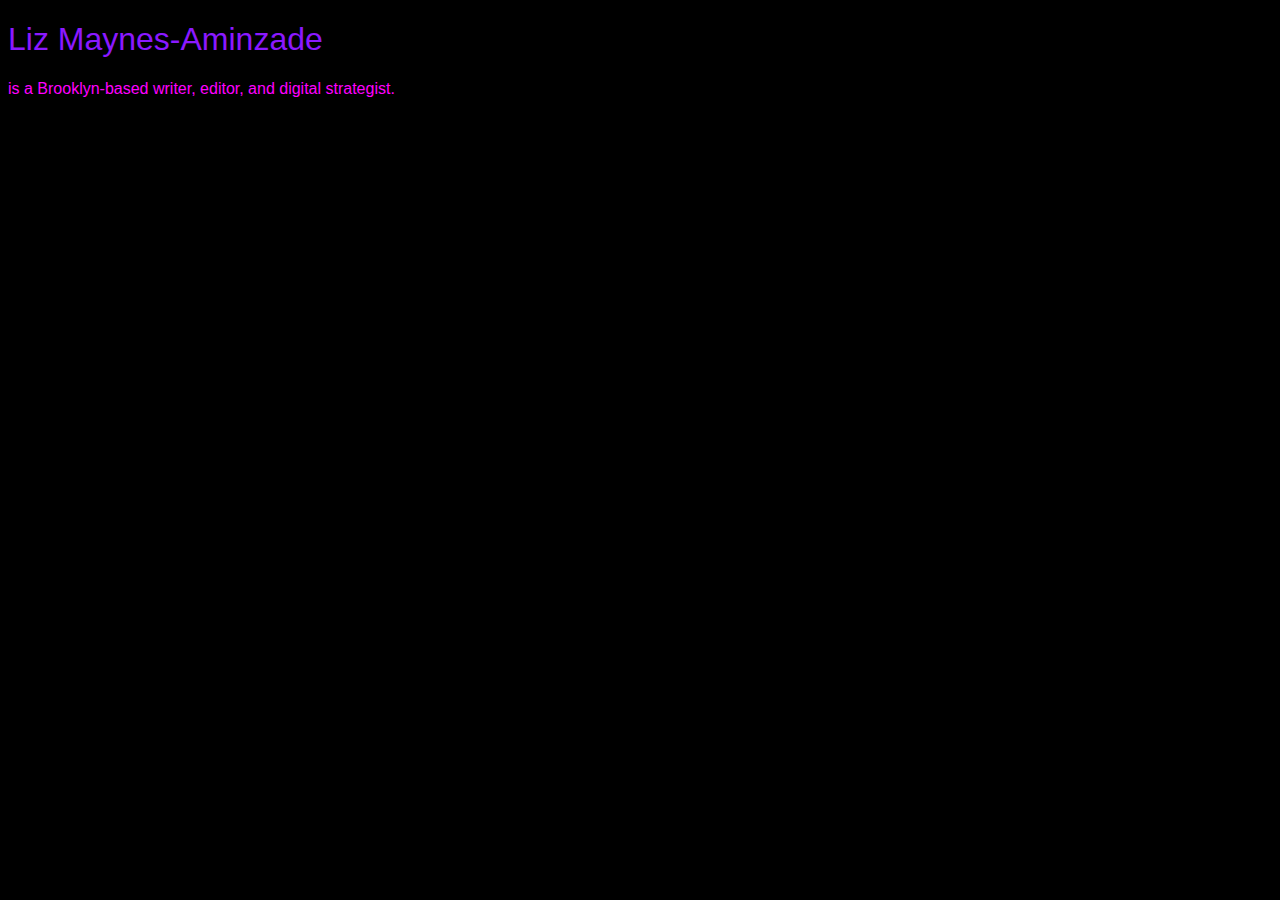
<file: unit_1/index.html>
<!DOCTYPE html>
<html>
<head>
	<title>Liz Maynes-Aminzade</title>
	<link rel="stylesheet" type="text/css" href="css/style.css">
</head>
<body>
	<h1>Liz Maynes-Aminzade</h1>
	<p>is a Brooklyn-based writer, editor, and digital strategist.</p>
</body>
</html>
</file>
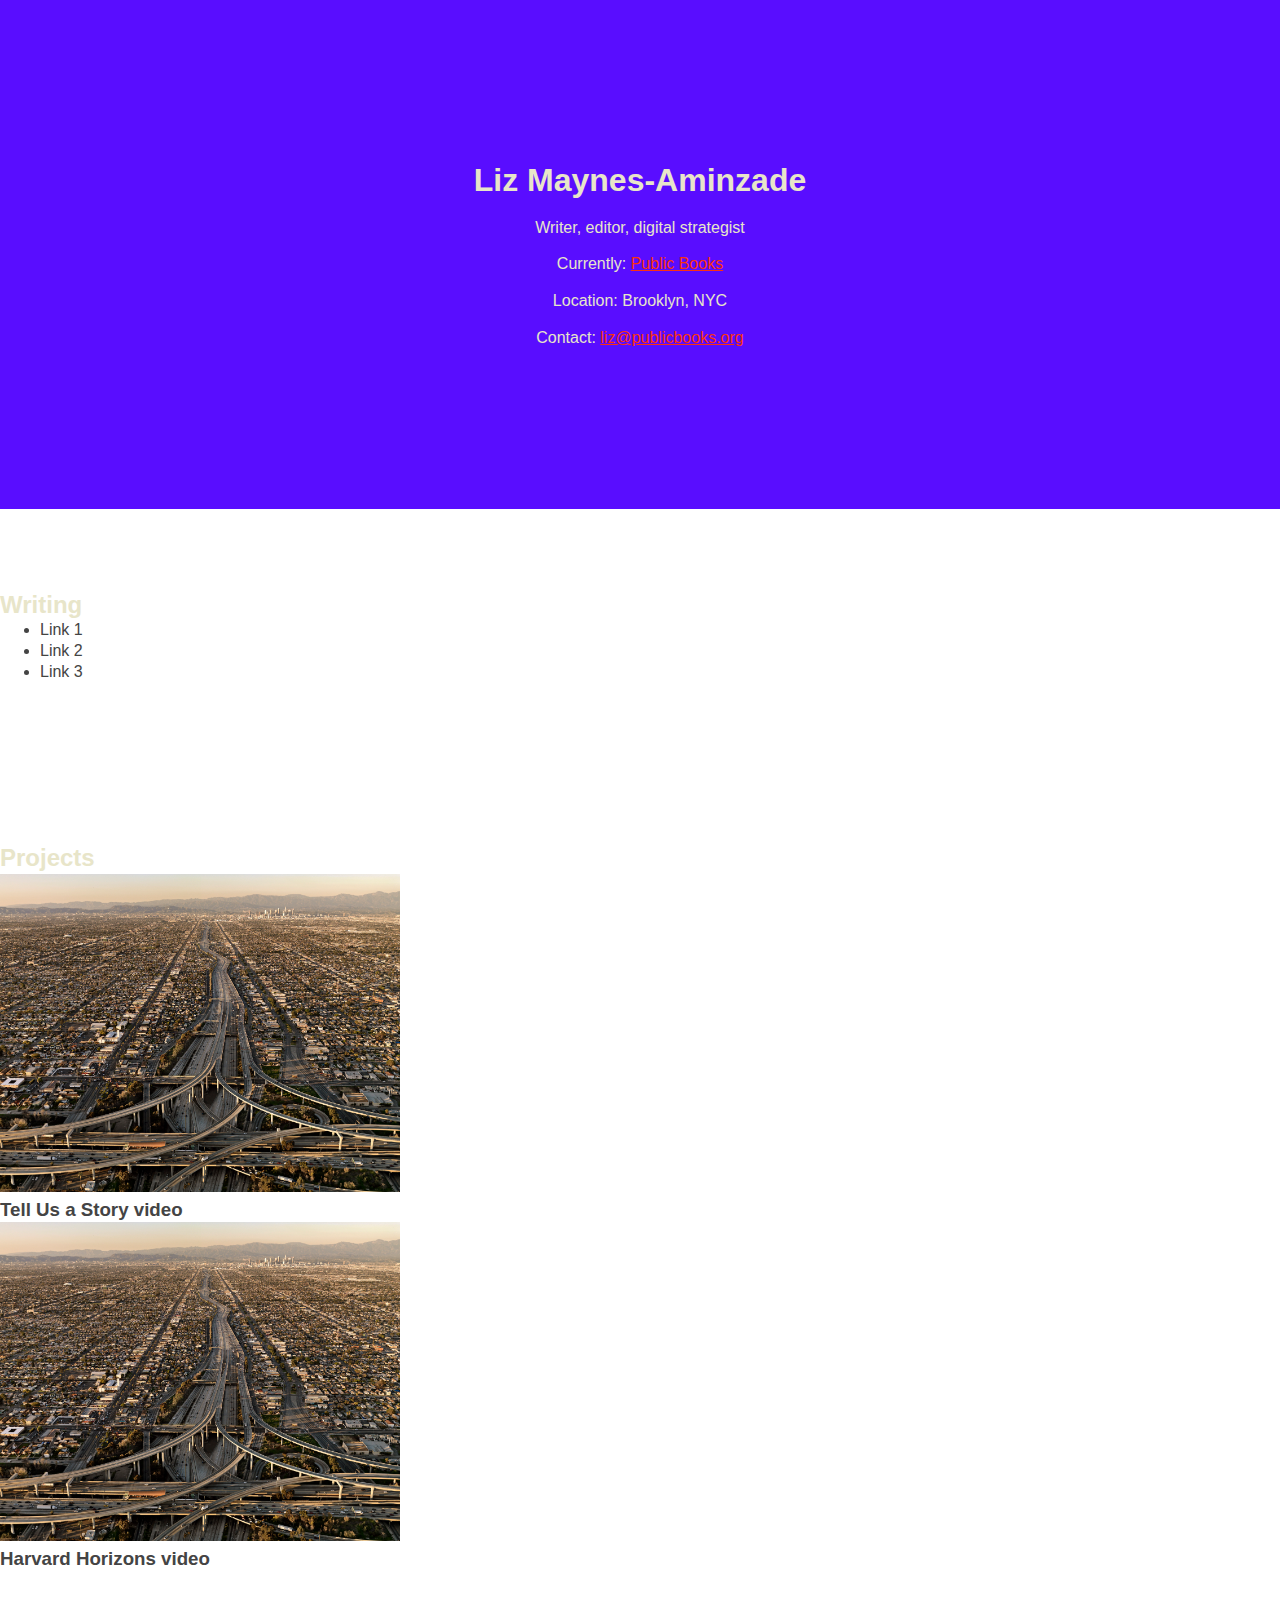
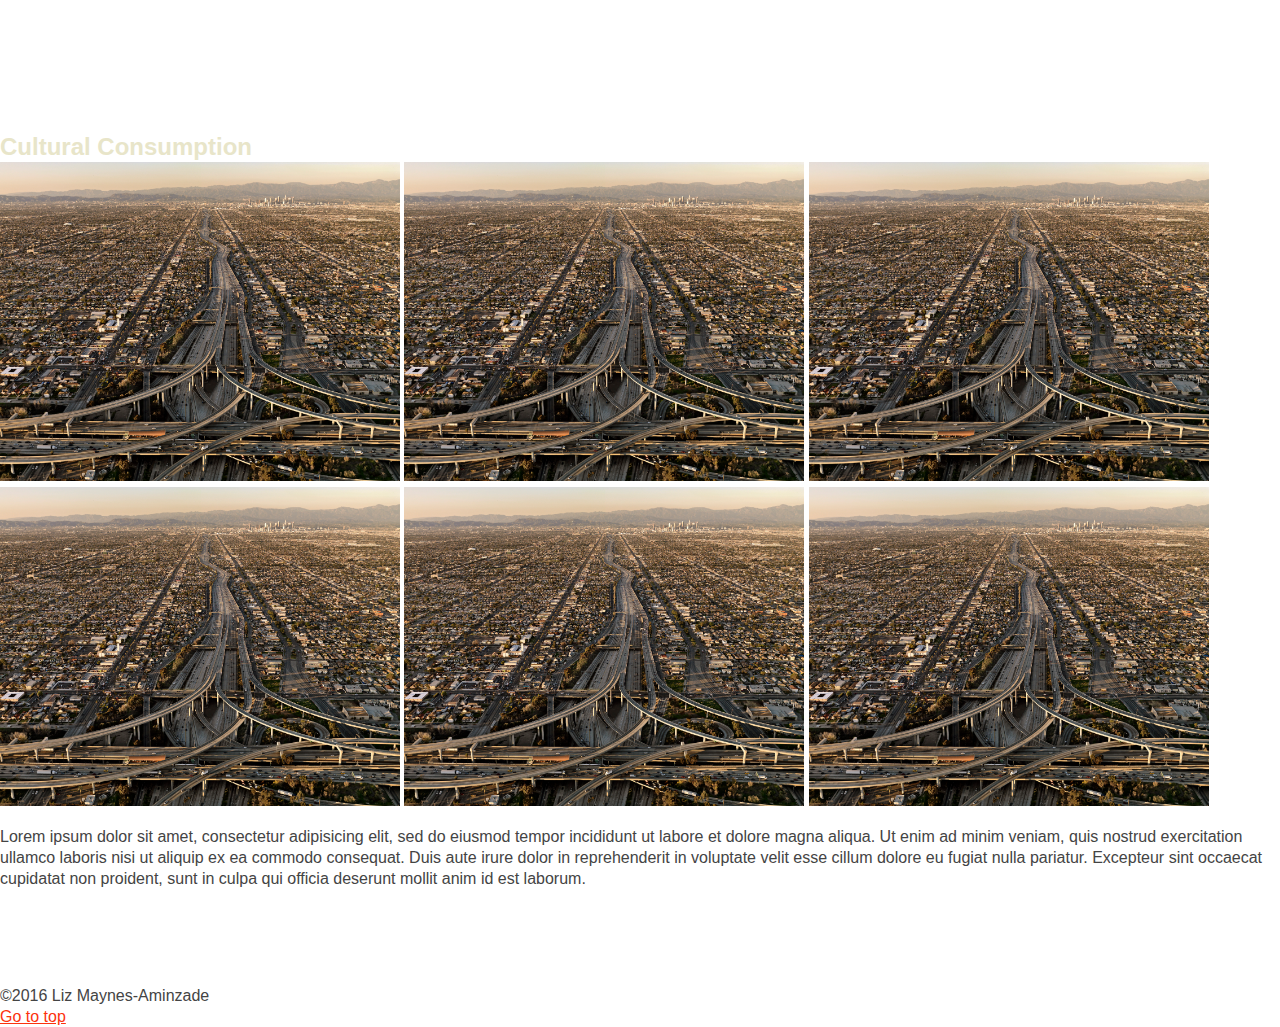
<file: unit_3/index.html>
<!DOCTYPE html>
<html>
	<head>
		<title>Liz Maynes-Aminzade</title>
		<link rel="stylesheet" type="text/css" href="css/style.css">
	</head>
	<body>
		<section id="splash">
			<h1>Liz Maynes-Aminzade</h1>
			<p id="slogan">Writer, editor, digital strategist</p>
			<p><span>Currently:</span> <a href="http://www.publicbooks.org">Public Books</a></p>
			<p><span>Location:</span> Brooklyn, NYC</p>
			<p><span>Contact:</span> <a href="mailto:liz@publicbooks.org">liz@publicbooks.org</a></p>
		</section>
		<section id="writing">
			<h2>Writing</h2>
			<ul>
				<li>Link 1</li>
				<li>Link 2</li>
				<li>Link 3</li>
			</ul>
		</section>
		<section id="projects">
			<h2>Projects</h2>
			<div>
				<img src="images/Burtynsky_highway.jpg">
				<h3>Tell Us a Story video</h3>
			</div>
			<div>
				<img src="images/Burtynsky_highway.jpg">
				<h3>Harvard Horizons video</h3>
			</div>
		</section>
		<section id="consumption">
			<h2>Cultural Consumption</h2>
			<img src="images/Burtynsky_highway.jpg">
			<img src="images/Burtynsky_highway.jpg">
			<img src="images/Burtynsky_highway.jpg">
			<img src="images/Burtynsky_highway.jpg">
			<img src="images/Burtynsky_highway.jpg">
			<img src="images/Burtynsky_highway.jpg">
			<p>Lorem ipsum dolor sit amet, consectetur adipisicing elit, sed do eiusmod
				tempor incididunt ut labore et dolore magna aliqua. Ut enim ad minim veniam,
				quis nostrud exercitation ullamco laboris nisi ut aliquip ex ea commodo
				consequat. Duis aute irure dolor in reprehenderit in voluptate velit esse
				cillum dolore eu fugiat nulla pariatur. Excepteur sint occaecat cupidatat non
				proident, sunt in culpa qui officia deserunt mollit anim id est laborum.</p>
		</section>
		<footer>
			<p>&copy;2016 Liz Maynes-Aminzade</p>
			<a href="#">Go to top</a>
		</footer>
	</body>
</html>
</file>
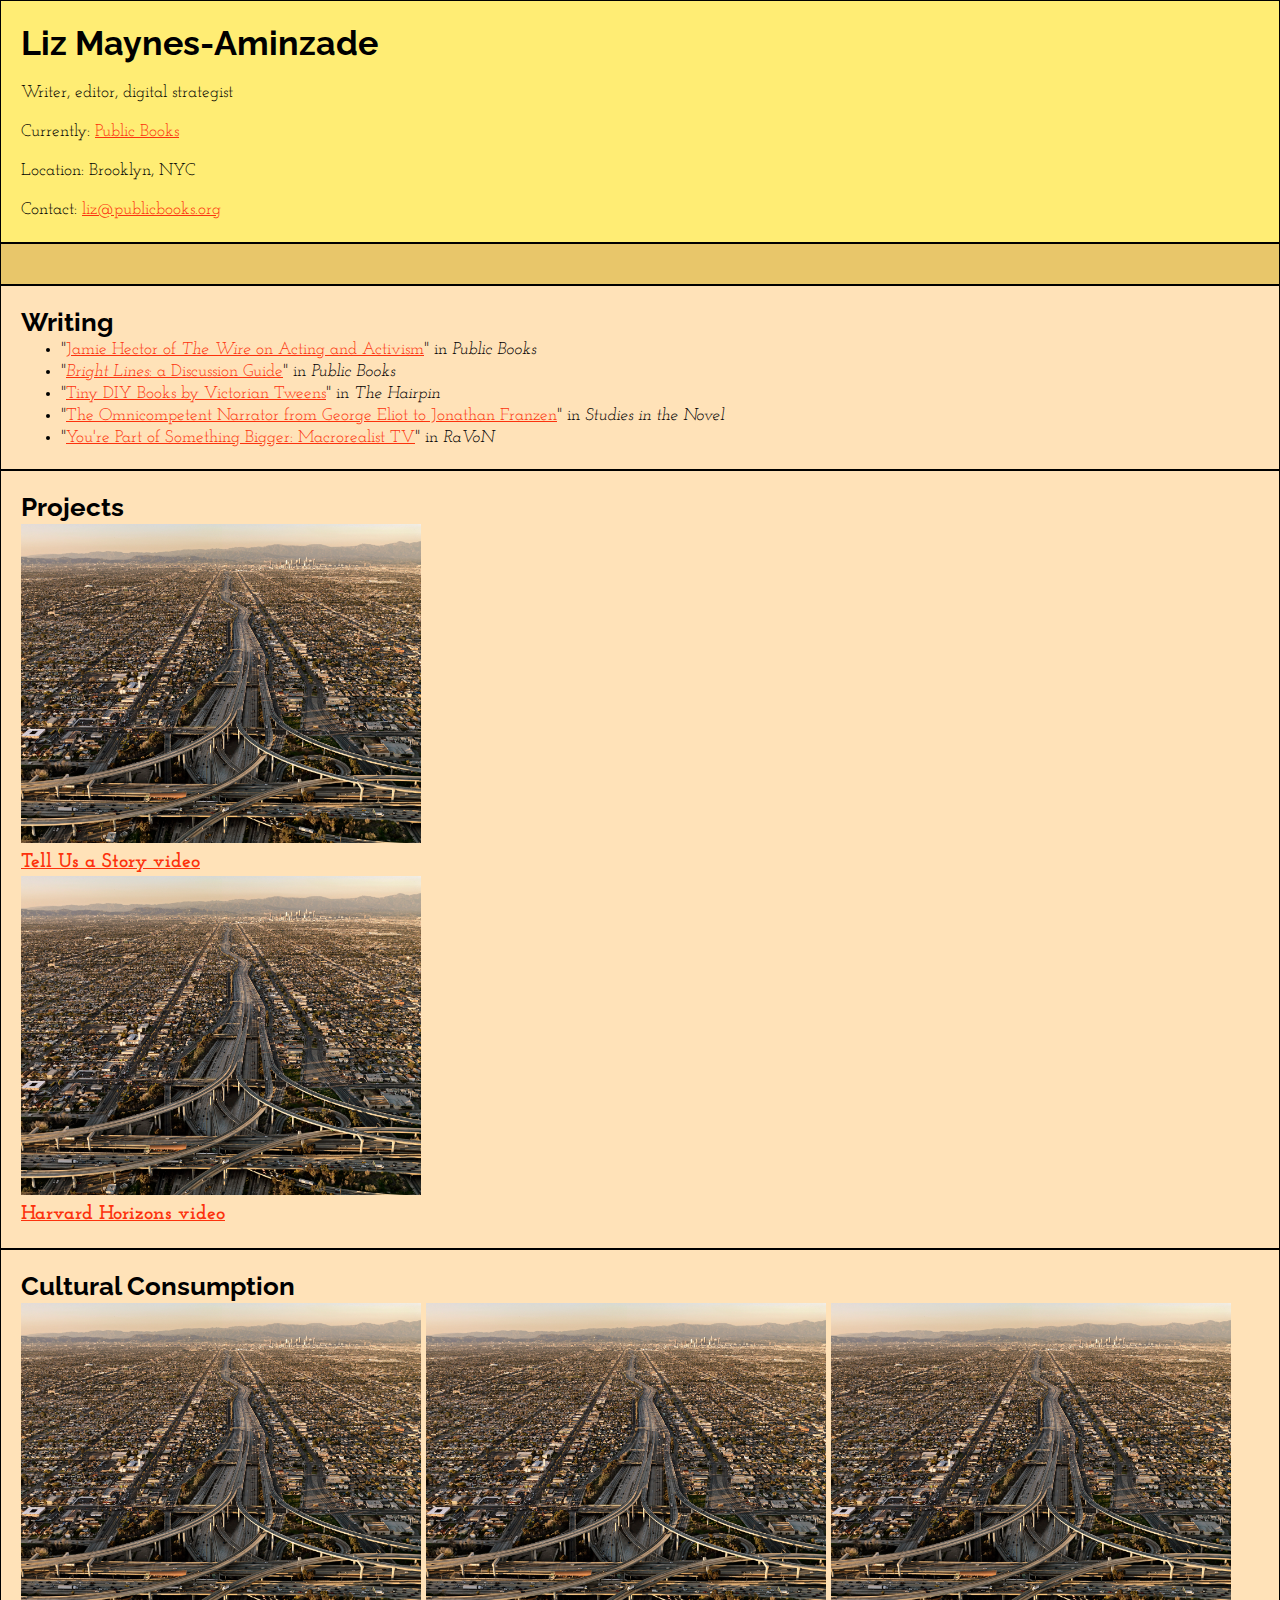
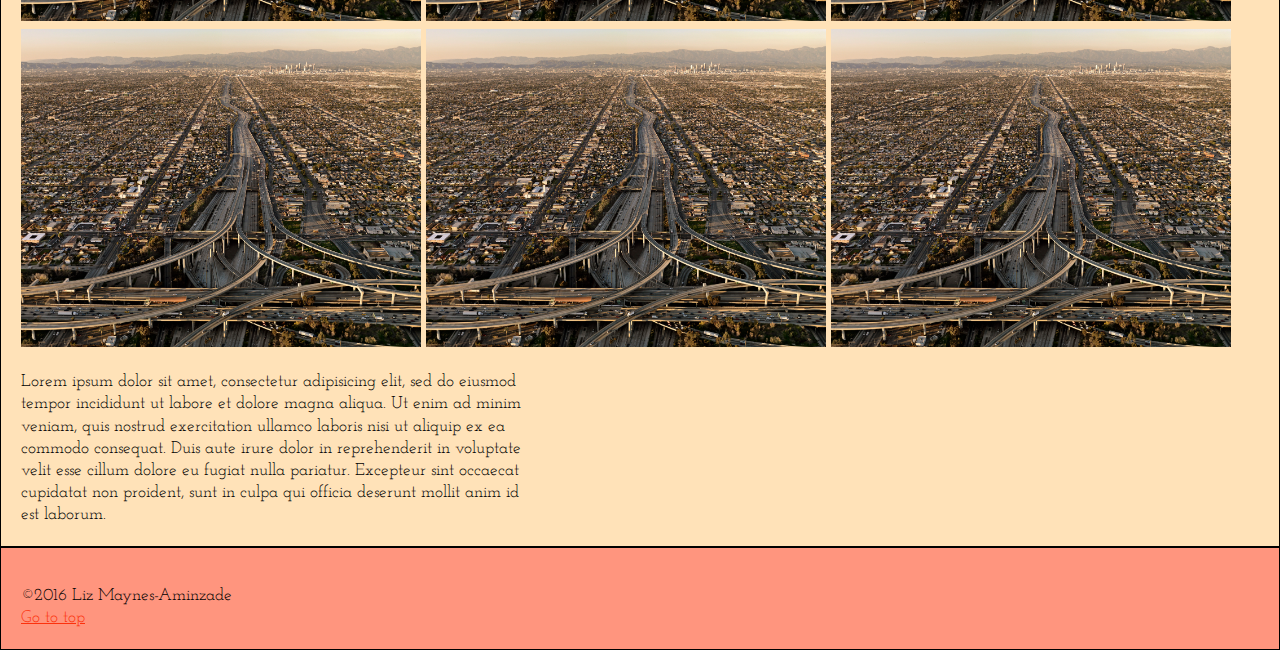
<file: unit_5/index.html>
<!DOCTYPE html>
<html>
	<head>
		<title>Liz Maynes-Aminzade</title>
		<link rel="stylesheet" type="text/css" href="css/style.css">
	</head>
	<body>
		<header>
			<h1>Liz Maynes-Aminzade</h1>
			<p id="slogan">Writer, editor, digital strategist</p>
			<p><span>Currently:</span> <a href="http://www.publicbooks.org">Public Books</a></p>
			<p><span>Location:</span> Brooklyn, NYC</p>
			<p><span>Contact:</span> <a href="mailto:liz@publicbooks.org">liz@publicbooks.org</a></p>
		</header>
		<nav>
		</nav>
		<section id="writing">
			<h2>Writing</h2>
			<ul>
				<li>"<a href="http://www.publicbooks.org/interviews/jamie-hector-of-the-wire-on-acting-and-activism">Jamie Hector of <i>The Wire</i> on Acting and Activism</a>" in <i>Public Books</i></li>
				<li>"<a href="http://www.publicbooks.org/feature/bright-lines-a-discussion-guide"><i>Bright Lines</i>: a Discussion Guide</a>" in <i>Public Books</i></li>
				<li>"<a href="https://thehairpin.com/tiny-diy-books-by-victorian-tweens-e7d97353d5ec#.d9hxkxuo0">Tiny DIY Books by Victorian Tweens</a>" in <i>The Hairpin</i></li>
				<li>"<a href="http://muse.jhu.edu/article/547396">The Omnicompetent Narrator from George Eliot to Jonathan Franzen</a>" in <i>Studies in the Novel</i></li>
				<li>"<a href="http://www.erudit.org/revue/ravon/2013/v/n63/1025617ar.html">You're Part of Something Bigger: Macrorealist TV</a>" in <i>RaVoN</i></li>
			</ul>
		</section>
		<section id="projects">
			<h2>Projects</h2>
			<div>
				<img src="images/Burtynsky_highway.jpg">
				<h3><a href="https://www.youtube.com/watch?v=DVEGcclTQWs">Tell Us a Story video</a></h3>
			</div>
			<div>
				<img src="images/Burtynsky_highway.jpg">
				<h3><a href="https://www.youtube.com/watch?v=hQ0EJnesfFc">Harvard Horizons video</a></h3>
			</div>
		</section>
		<section id="consumption">
			<h2>Cultural Consumption</h2>
			<img src="images/Burtynsky_highway.jpg">
			<img src="images/Burtynsky_highway.jpg">
			<img src="images/Burtynsky_highway.jpg">
			<img src="images/Burtynsky_highway.jpg">
			<img src="images/Burtynsky_highway.jpg">
			<img src="images/Burtynsky_highway.jpg">
			<p>Lorem ipsum dolor sit amet, consectetur adipisicing elit, sed do eiusmod
				tempor incididunt ut labore et dolore magna aliqua. Ut enim ad minim veniam,
				quis nostrud exercitation ullamco laboris nisi ut aliquip ex ea commodo
				consequat. Duis aute irure dolor in reprehenderit in voluptate velit esse
				cillum dolore eu fugiat nulla pariatur. Excepteur sint occaecat cupidatat non
				proident, sunt in culpa qui officia deserunt mollit anim id est laborum.</p>
		</section>
		<footer>
			<p>&copy;2016 Liz Maynes-Aminzade</p>
			<a href="#">Go to top</a>
		</footer>
	</body>
</html>
</file>
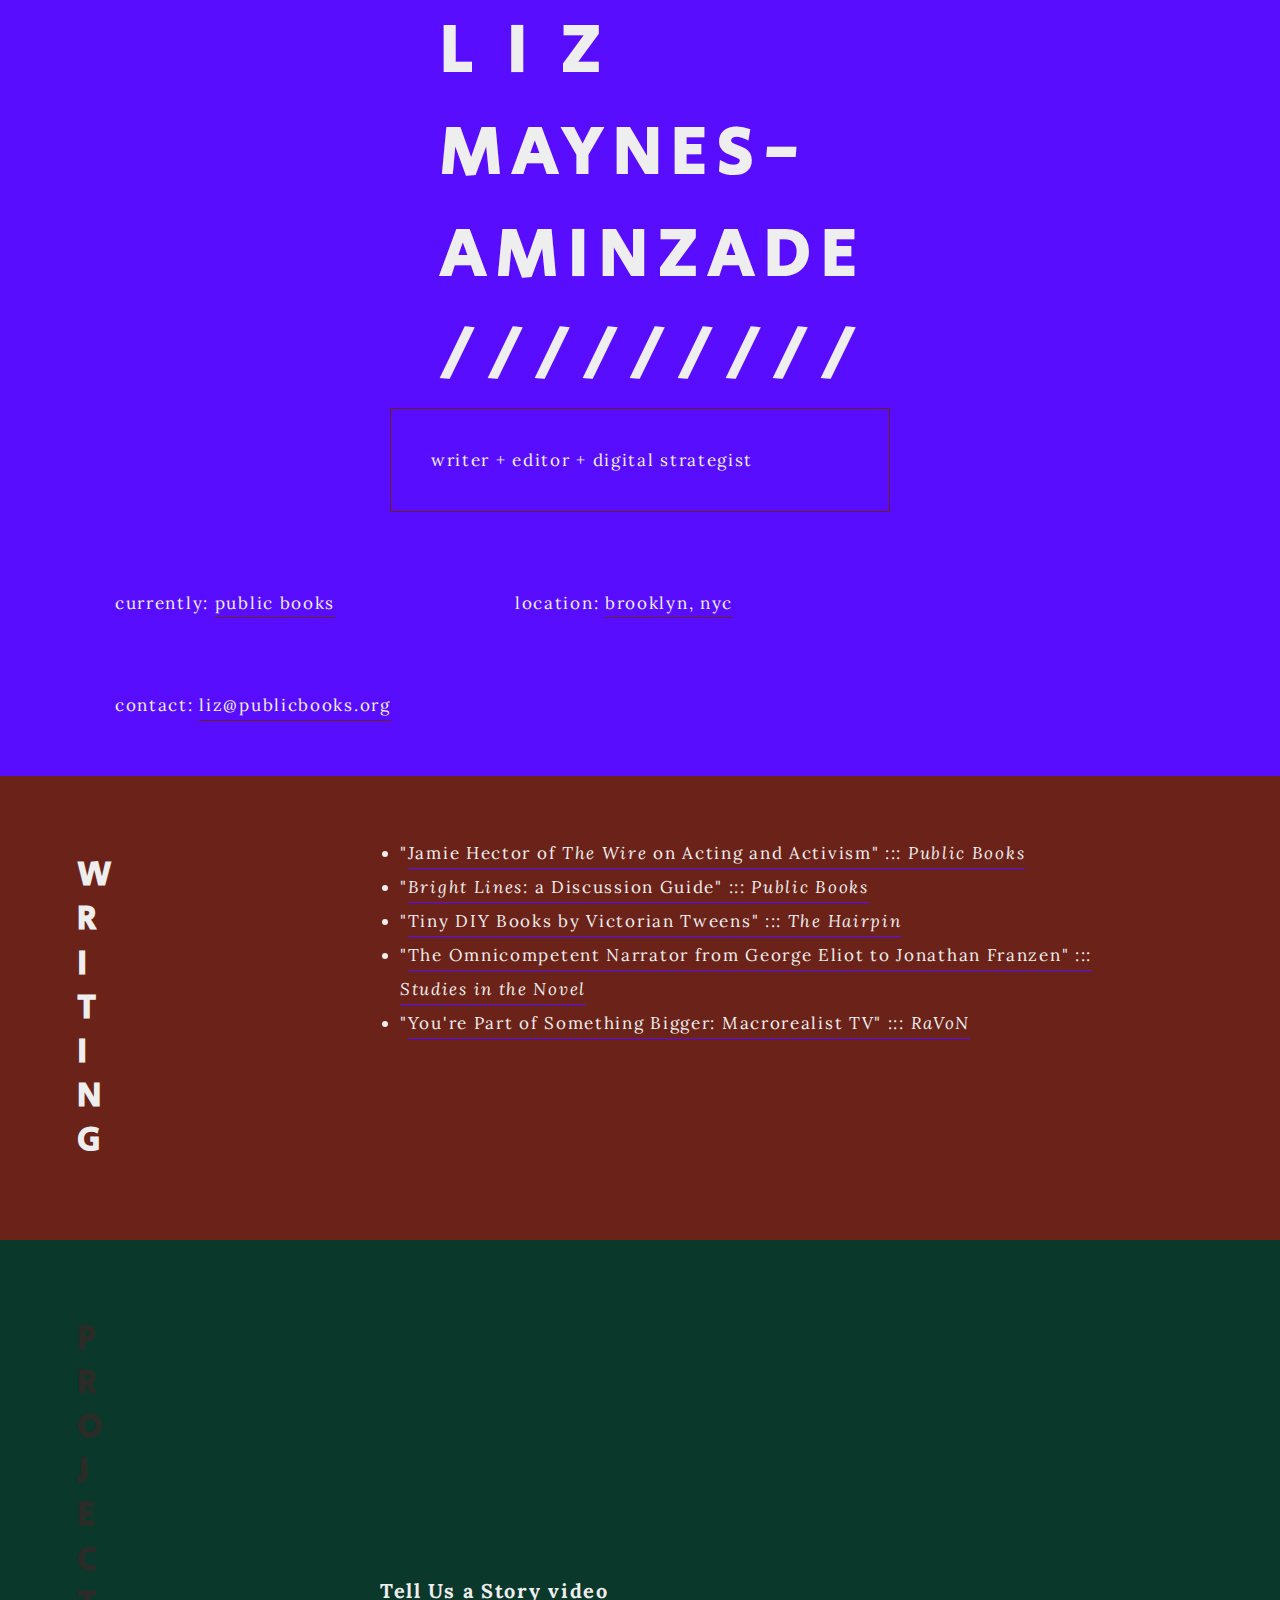
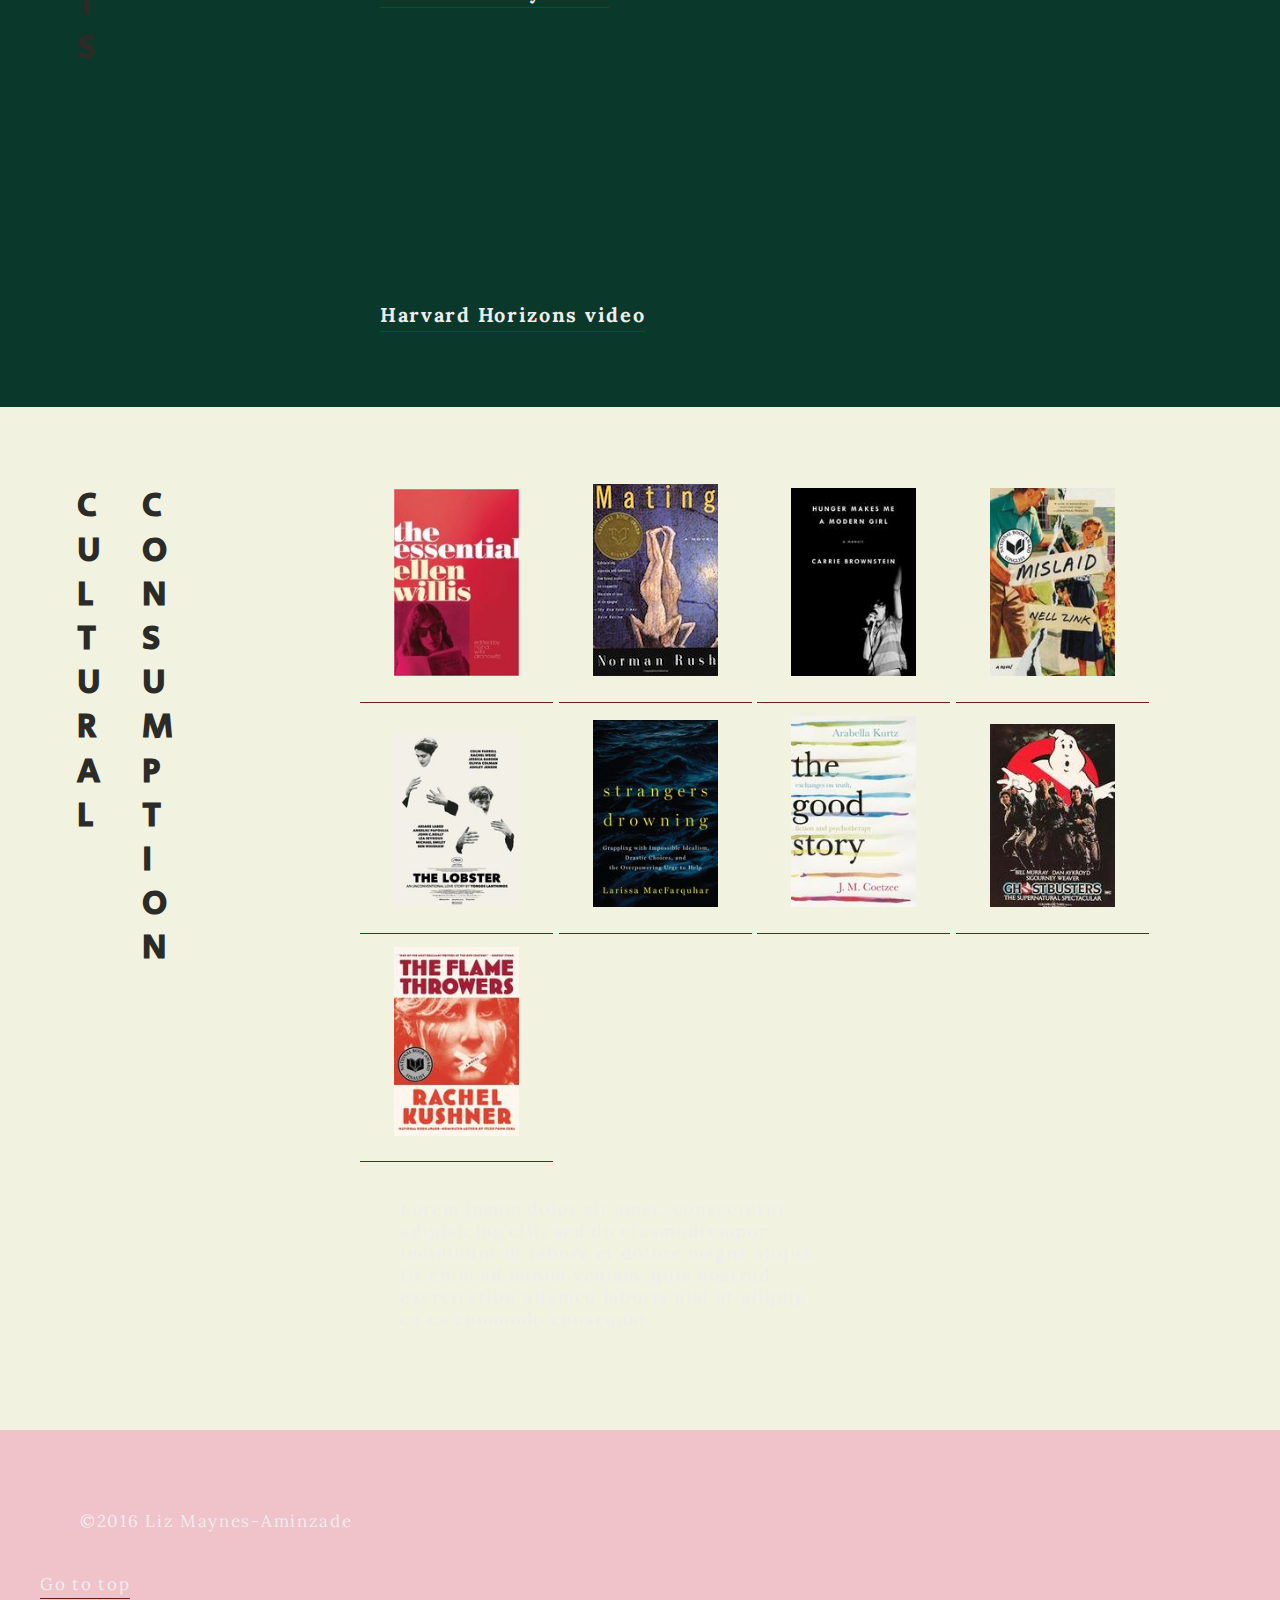
<file: unit_6/index.html>
<!DOCTYPE html>
<html>
	<head>
		<title>Liz Maynes-Aminzade</title>
		<link rel="stylesheet" type="text/css" href="css/style.css">
	</head>
	<body>
		<header class="clearfix">
			<h1><span id="first">Liz</span>
				<span id="middle">Maynes-</span>
				<span id="last">Aminzade</span>
				 /////////
			</h1>
			<p id="slogan">Writer + editor + digital strategist</p>
			<div id="info" class="clearfix">
				<p class=info>Currently: <a href="http://www.publicbooks.org">Public Books</a></p>
				<p class=info>Location: <a href="http://whitmans-brooklyn.org/orbitzoom/orbitzoom.swf?url=1851_Birds_Eye_View.jpg">Brooklyn, NYC</a></p>
				<p class=info>Contact: <a href="mailto:liz@publicbooks.org">liz@publicbooks.org</a></p>
			</div>
		</header>
		<section id="writing" class="clearfix">
			<div class="left">
				<h2>W<br>r<br>i<br>t<br>i<br>n<br>g</h2>
			</div>
			<div class="right">
				<ul>
					<li>"<a href="http://www.publicbooks.org/interviews/jamie-hector-of-the-wire-on-acting-and-activism">Jamie Hector of <i>The Wire</i> on Acting and Activism" ::: <i>Public Books</i></a></li>
					<li>"<a href="http://www.publicbooks.org/feature/bright-lines-a-discussion-guide"><i>Bright Lines</i>: a Discussion Guide" ::: <i>Public Books</i></a></li>
					<li>"<a href="https://thehairpin.com/tiny-diy-books-by-victorian-tweens-e7d97353d5ec#.d9hxkxuo0">Tiny DIY Books by Victorian Tweens" ::: <i>The Hairpin</i></a></li>
					<li>"<a href="http://muse.jhu.edu/article/547396">The Omnicompetent Narrator from George Eliot to Jonathan Franzen" ::: <i>Studies in the Novel</i></a></li>
					<li>"<a href="http://www.erudit.org/revue/ravon/2013/v/n63/1025617ar.html">You're Part of Something Bigger: Macrorealist TV" ::: <i>RaVoN</i></a></li>
				</ul>
			</div>
		</section>
		<section id="projects" class="clearfix">
 			<div class="left">
				<h2>P<br>r<br>o<br>j<br>e<br>c<br>t<br>s</h2>
			</div>
			<div class="right" class="clearfix">
				<div>
					<iframe width="450" height="253" src="https://www.youtube.com/embed/DVEGcclTQWs?rel=0" frameborder="0" allowfullscreen></iframe>
					<h3><a href="https://www.youtube.com/watch?v=DVEGcclTQWs">Tell Us a Story video</a></h3>
				</div>
				<div>
					<iframe width="450" height="253" src="https://www.youtube.com/embed/hQ0EJnesfFc?rel=0" frameborder="0" allowfullscreen></iframe>
					<h3><a href="https://www.youtube.com/watch?v=hQ0EJnesfFc">Harvard Horizons video</a></h3>
				</div>
			</div>
		</section>
		<section id="consumption" class="clearfix">
			<div class="left" class="clearfix">
				<div>
					<h2>C<br>u<br>l<br>t<br>u<br>r<br>a<br>l</h2>
				</div>
				<div>
					<h2>C<br>o<br>n<br>s<br>u<br>m<br>p<br>t<br>i<br>o<br>n</h2>
				</div>
			</div>
			<div class="right">
				<a href="http://www.publicbooks.org/blog/on-our-nightstands-september-2015"><img src="images/consumption_willis.jpg"></a>
				<a href="http://www.publicbooks.org/blog/on-our-nightstands-october-2015"><img src="images/consumption_rush.jpg"></a>
				<a href="http://www.publicbooks.org/blog/on-our-nightstands-november-2015"><img src="images/consumption_brownstein.jpg"></a>
				<a href="http://www.publicbooks.org/blog/on-our-nightstands-2015-favorites"><img src="images/consumption_zink.jpg"></a>
				<a href="http://www.publicbooks.org/blog/on-our-nightstands-movies-edition"><img src="images/consumption_lobster.jpg"></a>
				<a href="http://www.publicbooks.org/blog/on-our-nightstands-march-2016"><img src="images/consumption_macfarquhar.jpg"></a>
				<a href="http://www.publicbooks.org/blog/on-our-nightstands-april-2016"><img src="images/consumption_coetzee.jpg"></a>
				<a href="http://www.publicbooks.org/blog/on-our-nightstands-may-2016"><img src="images/consumption_ghostbusters.jpg"></a>
				<a href="http://www.publicbooks.org/blog/on-our-nightstands-july-2016"><img src="images/consumption_kushner.jpg"></a>
				<p>Lorem ipsum dolor sit amet, consectetur adipisicing elit, sed do eiusmodtempor incididunt ut labore et dolore magna aliqua. Ut enim ad minim veniam, quis nostrud exercitation ullamco laboris nisi ut aliquip ex ea commodo
				consequat.</p>
			</div>
		</section>
		<footer>
			<p>&copy;2016 Liz Maynes-Aminzade</p>
			<a href="#">Go to top</a>
		</footer>
	</body>
</html>
</file>
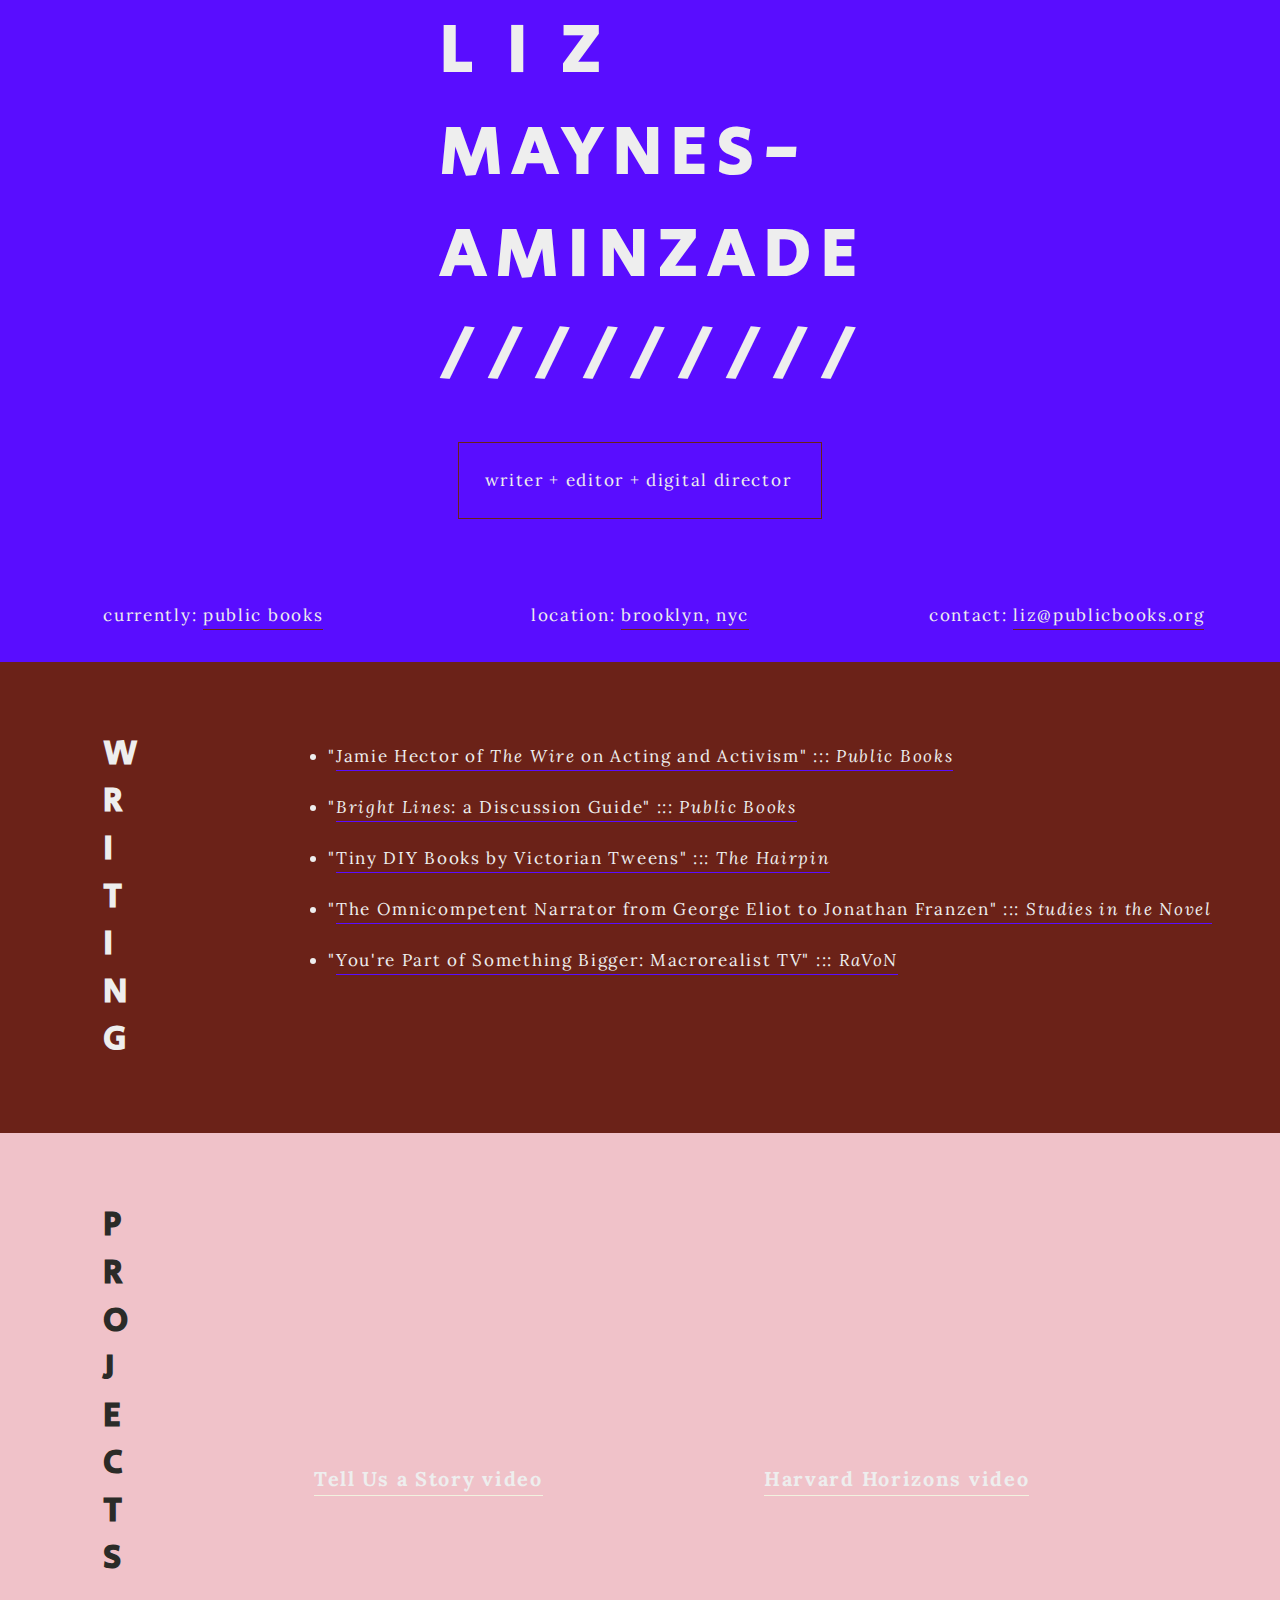
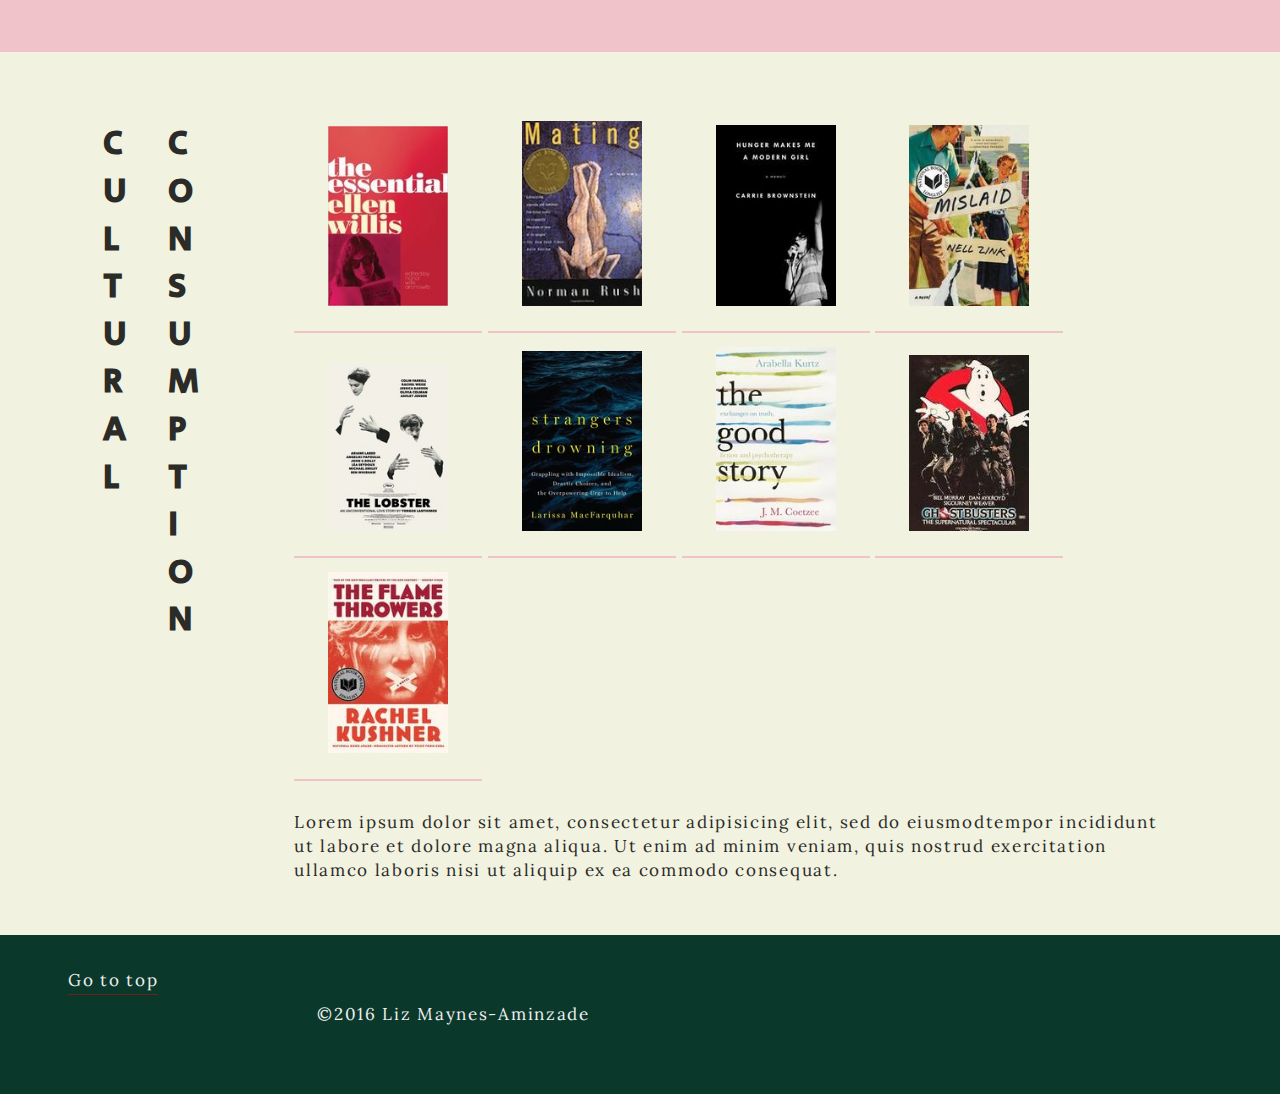
<file: unit_8/index.html>
<!DOCTYPE html>
<html>
	<head>
		<title>Liz Maynes-Aminzade</title>
		<link rel="stylesheet" type="text/css" href="css/style.css">
		<meta name="viewport" content="width=device-width, initial-scale=1">
	</head>
	<body>
		<header class="clearfix">
			<h1><span id="first">Liz</span>
				<span id="middle">Maynes-</span>
				<span id="last">Aminzade</span>
				 /////////
			</h1>
			<p id="slogan">Writer + editor + digital director</p>
			<div id="info" class="clearfix">
				<p class=info>Currently: <a href="http://www.publicbooks.org">Public Books</a></p>
				<p class=info>Location: <a href="http://whitmans-brooklyn.org/orbitzoom/orbitzoom.swf?url=1851_Birds_Eye_View.jpg">Brooklyn, NYC</a></p>
				<p class=info>Contact: <a href="mailto:liz@publicbooks.org">liz@publicbooks.org</a></p>
			</div>
		</header>
		<section id="writing" class="clearfix">
			<div class="left">
				<h2>W<br>r<br>i<br>t<br>i<br>n<br>g</h2>
			</div>
			<div class="right">
				<ul>
					<li>"<a href="http://www.publicbooks.org/interviews/jamie-hector-of-the-wire-on-acting-and-activism">Jamie Hector of <i>The Wire</i> on Acting and Activism" ::: <i>Public Books</i></a></li>
					<li>"<a href="http://www.publicbooks.org/feature/bright-lines-a-discussion-guide"><i>Bright Lines</i>: a Discussion Guide" ::: <i>Public Books</i></a></li>
					<li>"<a href="https://thehairpin.com/tiny-diy-books-by-victorian-tweens-e7d97353d5ec#.d9hxkxuo0">Tiny DIY Books by Victorian Tweens" ::: <i>The Hairpin</i></a></li>
					<li>"<a href="http://muse.jhu.edu/article/547396">The Omnicompetent Narrator from George Eliot to Jonathan Franzen" ::: <i>Studies in the Novel</i></a></li>
					<li>"<a href="http://www.erudit.org/revue/ravon/2013/v/n63/1025617ar.html">You're Part of Something Bigger: Macrorealist TV" ::: <i>RaVoN</i></a></li>
				</ul>
			</div>
		</section>
		<section id="projects" class="clearfix">
 			<div class="left">
				<h2>P<br>r<br>o<br>j<br>e<br>c<br>t<br>s</h2>
			</div>
			<div class="right" class="clearfix">
				<div>
					<iframe width="450" height="253" src="https://www.youtube.com/embed/DVEGcclTQWs?rel=0" frameborder="0" allowfullscreen></iframe>
					<h3><a href="https://www.youtube.com/watch?v=DVEGcclTQWs">Tell Us a Story video</a></h3>
				</div>
				<div>
					<iframe width="450" height="253" src="https://www.youtube.com/embed/hQ0EJnesfFc?rel=0" frameborder="0" allowfullscreen></iframe>
					<h3><a href="https://www.youtube.com/watch?v=hQ0EJnesfFc">Harvard Horizons video</a></h3>
				</div>
			</div>
		</section>
		<section id="consumption" class="clearfix">
			<div class="left" class="clearfix">
				<div>
					<h2>C<br>u<br>l<br>t<br>u<br>r<br>a<br>l</h2>
				</div>
				<div>
					<h2>C<br>o<br>n<br>s<br>u<br>m<br>p<br>t<br>i<br>o<br>n</h2>
				</div>
			</div>
			<div class="right">
				<a href="http://www.publicbooks.org/blog/on-our-nightstands-september-2015"><img src="images/consumption_willis.jpg"></a>
				<a href="http://www.publicbooks.org/blog/on-our-nightstands-october-2015"><img src="images/consumption_rush.jpg"></a>
				<a href="http://www.publicbooks.org/blog/on-our-nightstands-november-2015"><img src="images/consumption_brownstein.jpg"></a>
				<a href="http://www.publicbooks.org/blog/on-our-nightstands-2015-favorites"><img src="images/consumption_zink.jpg"></a>
				<a href="http://www.publicbooks.org/blog/on-our-nightstands-movies-edition"><img src="images/consumption_lobster.jpg"></a>
				<a href="http://www.publicbooks.org/blog/on-our-nightstands-march-2016"><img src="images/consumption_macfarquhar.jpg"></a>
				<a href="http://www.publicbooks.org/blog/on-our-nightstands-april-2016"><img src="images/consumption_coetzee.jpg"></a>
				<a href="http://www.publicbooks.org/blog/on-our-nightstands-may-2016"><img src="images/consumption_ghostbusters.jpg"></a>
				<a href="http://www.publicbooks.org/blog/on-our-nightstands-july-2016"><img src="images/consumption_kushner.jpg"></a>
				<p>Lorem ipsum dolor sit amet, consectetur adipisicing elit, sed do eiusmodtempor incididunt ut labore et dolore magna aliqua. Ut enim ad minim veniam, quis nostrud exercitation ullamco laboris nisi ut aliquip ex ea commodo
				consequat.</p>
			</div>
		</section>
		<footer class="clearfix">
			<div class="left" class="clearfix">
				<a href="#">Go to top</a>
			</div>
			<div class="right" class="clearfix">
				<p>&copy;2016 Liz Maynes-Aminzade</p>
			</div>
		</footer>
	</body>
</html>
</file>
<file: unit_1/css/style.css>
body {
	background-color: black
}
h1 {font-family: "Gill Sans", sans-serif;
	font-weight: normal;
	color: #8B19FF
}
p {font-family: "Gill Sans", sans-serif;
	color: fuchsia
}
</file>
<file: unit_3/css/style.css>
* {
	padding: 0;
	margin: 0;
	box-sizing:border-box;
}
img {
	width:400px;
}
body {
	color: #444;
	font-family: Helvetica, Arial, sans-serif;
	line-height: 1.3;
}
section {
	padding:5em 0;
}
section#splash {
	background:#590DFF;
	color:#E8E5C9;
	padding:10em 0;
	text-align:center;
}
h1, h2 {
	color: #E8E5C9;
}

#slogan {
}

p {
	margin-top:1em;
}

ul {
	padding-left: 40px;	
}

a {
	color: #FC320D;
}
</file>
<file: unit_5/css/style.css>
@import 'https://fonts.googleapis.com/css?family=Josefin+Slab|Raleway';

* {
	padding: 0;
	margin: 0;
	box-sizing:border-box;
}
img {
	width:400px;
}
body {
	font-family: 'Josefin Slab', serif;
	line-height: 1.3;
	font-size: 17px;
}
section {
	padding:5em 0;
}
header {
	background-color:#FFED74;
	border: 1px black solid;
	padding: 20px;
}

nav {
	background-color:#E8C66A;
	border: 1px black solid;
	padding: 20px;
}

section#writing {
	background-color:#FFE2B8;
	border: 1px black solid;
	padding: 20px;
}

section#projects {
	background-color:#FFE2B8;
	border: 1px black solid;
	padding: 20px;
}

section#consumption {
	background-color:#FFE2B8;
	border: 1px black solid;
	padding: 20px;
}

footer {
	background-color:#FF957E;
	border: 1px black solid;
	padding: 20px;
}

#slogan {
	padding: 1em
	font-size: 2em;
}

h1 {
	font-family: 'Raleway', sans-serif;
}

h2 {
	font-family: 'Raleway', sans-serif;
}

p {
	margin-top:1em;
	width: 500px;
}

ul {
	padding-left: 40px;	
}

a {
	color: #FC320D;
}
</file>
<file: unit_6/css/style.css>
@import 'https://fonts.googleapis.com/css?family=Secular+One|Lora';

* {
	padding: 0;
	margin: 0;
	box-sizing:border-box;
}

img {
	width:400px;
}

body {
	font-family: 'Lora', sans-serif;
	line-height: 1.3;
	font-size: 17px;
	letter-spacing: .1em;
}

section {
	padding: 40px;
}

header {
    background:#590DFF;
}

#slogan {
	padding: 40px;
	text-transform:lowercase;
	color: #eee
	text-align: center;
	margin: auto;
	border: 1px solid #6B2218;
	}

h1 {
	font-family: 'Secular One', sans-serif;
    color: #eee;
    text-transform: uppercase;
    letter-spacing: .2em;
    font-size: 4em;
    width: 400px;
    line-height: 1.5em;
    margin: auto;
}

.info {
	float: left;
	width:400px;
	box-sizing: border-box;
	padding:40px;
	text-transform: lowercase;
}

#first{
    text-align:left;
    letter-spacing:0.5em;
}

#middle{
    letter-spacing:0.14em;
}

#last{
    letter-spacing:0.15em;
}

#info{
	float: left;
	padding: 40px 40px 20px 75px;
}

section#writing {
	background-color:#6B2218;
}

section#writing a {
	border-bottom: 1px #590DFF solid;
}

section#projects {
	background-color:#0A382B;
}

section#projects iframe {
/*	width: 300px;
*/	padding: 30px;
}

section#projects h2 {
color: #2B2B28;
}

section#consumption img {
	width: 125px;
	margin: 1em 2em 1em 2em;
}

section#consumption {
	background-color:#F2F2E0;
}

section#consumption h2 {
color: #2B2B28;
}

.left {
	padding: 20px;
	float: left;
	width: 20%;
}

.right {
	padding: 20px;
	float: right;
	width: 75%;
}


.left div {
	float: left;
}

.right div {
	float: left;
}


footer {
	background-color:#F0C2C9;
	padding: 40px;
	}

h2 {
	font-family: 'Secular One', sans-serif;
	font-size: 2em;
	color: #eee;
	text-transform: uppercase;
	letter-spacing: .2em;
	padding: .5em;
	width: 0%
	display: inline-block;
}

h3 {
	padding: 20px;
}

p {
	padding: 40px;
	width: 500px;
	color:#eee;
}

ul {
	padding-left: 40px;	
	color:#eee;
	line-height: 2;
	width: 800px;
}

a {
	color: #eee;
	text-decoration: none;
	border-bottom: 1px #6B2218 solid;
	padding-bottom: .2em;
}

.clearfix:after {
	visibility: hidden;
	display: block;
	font-size: 0;
	content: " ";
	clear: both;
	height: 0;
}
</file>
<file: unit_8/css/style.css>
@import 'https://fonts.googleapis.com/css?family=Secular+One|Lora';

* {
	padding: 0;
	margin: 0;
	box-sizing:border-box;
}

body {
	font-family: 'Lora', serif;
	line-height: 1.4;
	font-size: 17px;
	letter-spacing: .1em;
}

section {
	padding: 2.75%;
}

header {
    background:#590DFF;
}

h1 {
	font-family: 'Secular One', sans-serif;
    color: #eee;
    text-transform: uppercase;
    letter-spacing: .2em;
    font-size: 4em;
    width: 400px;
    line-height: 1.5em;
    margin: auto;
}

footer {
	background-color:#0A382B;
	padding: 1em;
}

h2 {
	font-family: 'Secular One', sans-serif;
	font-size: 2em;
	color: #eee;
	text-transform: uppercase;
	letter-spacing: .2em;
	padding: .5em;
	width: 0%
	display: inline-block;
}

h3 {
	padding: 1em;
}

p {
	padding: 2em;
	color: #eee;
}

ul {
	padding: 1em 0 0 2em;	
	color:#eee;
	line-height: 3em;
}

a {
	color: #eee;
	text-decoration: none;
	border-bottom: 1px #6B2218 solid;
	padding-bottom: .2em;
}

.info {
	float: left;
	width:33.3333%;
	box-sizing: border-box;
	padding:5em 0 2em 0;
	text-transform: lowercase;
	text-align: center;
}


.left {
	padding: 1em 1em 1em 3em;
	float: left;
	width: 20%;
}

.right {
	padding: 1em;
	float: right;
	width: 80%;
}


.left div {
	float: left;
}

.right div {
	float: left;
}

.clearfix:after {
	visibility: hidden;
	display: block;
	font-size: 0;
	content: " ";
	clear: both;
	height: 0;
}

p#slogan {
	padding: 1.5em;
	width: 364px;
	text-transform:lowercase;
	color: #eee
	text-align:center;
	margin: auto;
	margin-top: 2em;
	border: 1px solid #6B2218;
	}

span#first{
    text-align:left;
    letter-spacing:0.5em;
}

span#middle{
    letter-spacing:0.14em;
}

span#last{
    letter-spacing:0.15em;
}

section#writing {
	background-color:#6B2218;
}

section#writing a {
	border-bottom: 1px #590DFF solid;
}

section#projects {
	background-color:#F0C2C9;
}

section#projects iframe {
	padding: 1em;
}

section#projects h2 {
	color: #2B2B28;
}

section#projects h3 {
	color: #2B2B28;
}

section#projects a {
	border-bottom: 1px #F2F2E0 solid;
}

section#consumption img {
	width: 120px;
	margin: 1em 2em 1em 2em;
}

section#consumption {
	background-color:#F2F2E0;
}

section#consumption a {
	border-bottom: 2px #F0C2C9 solid;
}

section#consumption h2 {
	color: #2B2B28;
}

section#consumption p {
	color: #2B2B28;
	width: 95%;
	padding: 2em 1em 0 0;
}


@media only screen and (max-width: 930px) {
	.info {
	width:33.3333%;
	box-sizing: border-box;
	padding:5em 4em 2em 4em;
	}

	body {
	line-height: 1.2;
	font-size: 16px;
	letter-spacing: .1em;
	}

	ul {
	line-height: 2.4em;
	}

	p#slogan {
	width: 341px;
	}

	section#consumption img {
	width: 100px;
	margin: 1.5em;
	}
}

@media only screen and (max-width: 630px) {
	.info {
	float: none;
	width: 90%;
	margin: auto;
	box-sizing: border-box;
	padding:.6em;
	text-align: center;
	}

	p#slogan {
	margin-bottom: 2em;
	border: 2px solid #6B2218;
	width: 345px;
	}
}

@media only screen and (max-width: 590px) {
	h2 {
	font-family: 'Secular One', sans-serif;
	font-size: 2em;
	color: #eee;
	text-transform: uppercase;
	letter-spacing: .2em;
	padding: .5em 0em .5em 0em;
	width: 0%
	display: inline-block;
	}

	section#projects iframe {
	width: 95%;
	}

}

@media only screen and (max-width: 442px) {
	h1 {
    letter-spacing: .2em;
    font-size: 3em;
    width: 300px;
    margin: auto;
	}

	p#slogan {
	margin-bottom: 2em;
	border: 2px solid #6B2218;
	width: 300px;
	font-size: .85em;
	}

	body {
	font-size: 16px;
	letter-spacing: .1em;
	}

	section#consumption img {
	width: 80px;
	margin: 1.5em;
	}

	.left {
	padding: 1em 1em 1em 1em;
	float: left;
	width: 20%;
	}

	.right {
	padding: 1em;
	float: right;
	width: 80%;
	}

}
</file>
